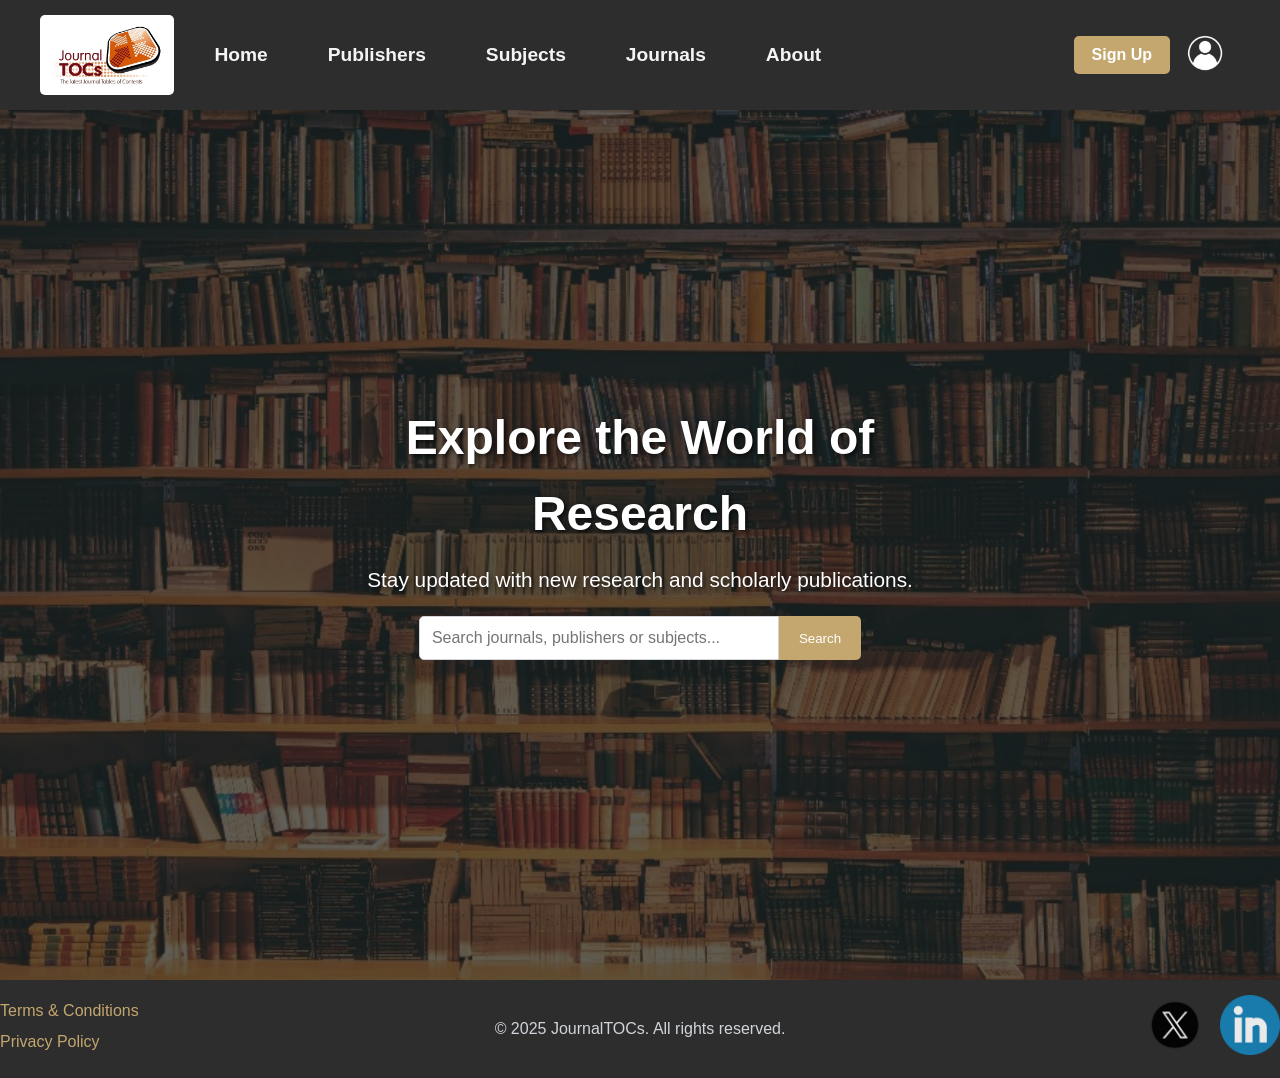
<file: index.html>
<!DOCTYPE html>
<html lang="en">
<head>
    <meta charset="UTF-8">
    <meta name="viewport" content="width=device-width, initial-scale=1.0">
    <title>JournalTOCs</title>
    <link rel="stylesheet" href="style.css">
    <script src="script.js" defer></script>
    <link rel="shortcut icon" href="images/favicon.ico" type="image/x-icon" />

</head>
<body>
    <header>    
        <div class="nav-container">
            <img src="images/logo.png" alt="JournalTOCs Logo">
            <nav> 
                <ul class="nav-links">
                    <li><a href="index.html">Home</a></li>
                    <li><a href="Publishers_p1.html">Publishers</a></li>
                    <li><a href="Subjects_p1.html">Subjects</a></li>
                    <li><a href="Journals_p1.html">Journals</a></li>
                    <li><a href="about.html">About</a></li>
                </ul>
                <div class="hamburger" onclick="toggleNav()">
                    <div class="line"></div>
                    <div class="line"></div>
                    <div class="line"></div>
                </div>
            </nav>
        </div>
        <div class="auth-buttons">
            <button class="signup-btn" onclick="window.location.href='signup.html'">Sign Up</button>
        </div>
        <div class="profile-icon">
            <img src="images/profile-icon.png" alt="Profile" onclick="window.location.href='login.html'" style="cursor:pointer;">
        </div>
    </header>

    <section class="hero">
        <div class="hero-content">
            <h1>Explore the World of Research</h1>
            <p>Stay updated with new research and scholarly publications.</p>
            <form class="search-box" action="search.html" method="GET">
                <input type="text" name="query" placeholder="Search journals, publishers or subjects...">
                <button class="search-btn" type="submit">Search</button>
            </form>
        </div>
    </section>

    <main id="content"></main>

    <footer>
        <div class="footer-container">
            <div class="footer-left">
                <a href="#">Terms & Conditions</a>
                <a href="#">Privacy Policy</a>
            </div>
            <div class="footer-right">
                <a href="#"><img src="images/twitter-icon.jpeg" alt="Twitter"></a>
                <a href="#"><img src="images/linkedin-icon.png" alt="LinkedIn"></a>
            </div>
            <div class="footer-center">
                <p>© 2025 JournalTOCs. All rights reserved.</p>
            </div>
        </div>
    </footer>
</body>
</html>
</file>
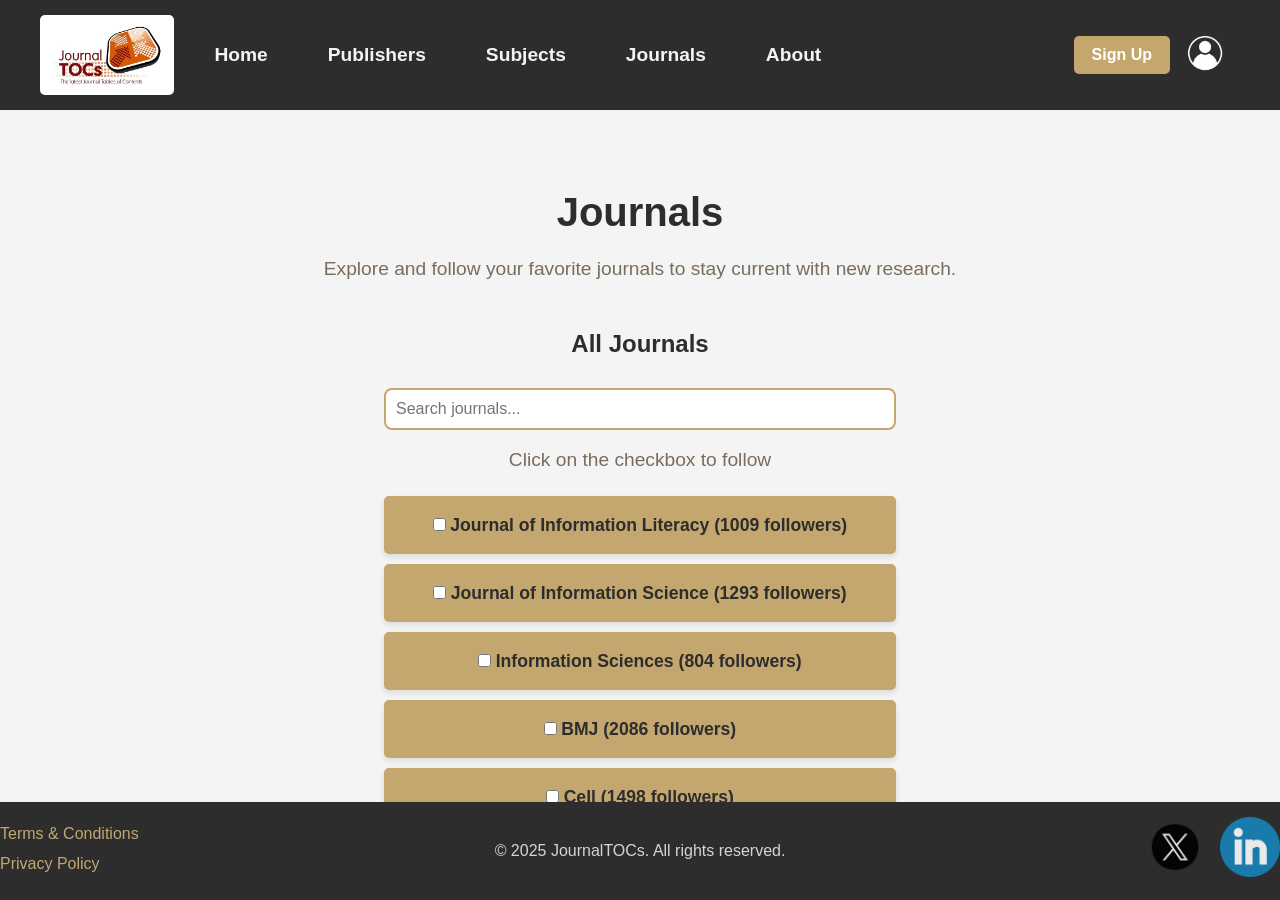
<file: Journals_p1.html>
<!DOCTYPE html>
<html lang="en">
<head>
  <meta charset="UTF-8" />
  <title>Journals</title>
  <script src="script.js" defer></script>
  <link rel="stylesheet" href="style.css">
  <link rel="shortcut icon" href="images/favicon.ico" type="image/x-icon" />

  <!--START OF INTERNAL CSS-->
  <style>
    * {
      margin: 0;
      padding: 0;
      box-sizing: border-box;
      font-family: 'Poppins', sans-serif;
    }
    html, body {
      height: 100%;
      display: flex;
      flex-direction: column;
    }
    body {
      background-color: #F4F4F4; 
      color: #333333; 
      line-height: 1.6;
      min-height: 100vh;
    }

    /* ====== Header (Same as Homepage) ====== */
    header {
      background-color: #2D2D2D; 
      padding: 15px 40px;
      display: flex;
      justify-content: space-between;
      align-items: center;
      color: white;
      position: fixed;
      width: 100%;
      top: 0;
      z-index: 1000;
      overflow: visible;
    }
    .container {
      display: flex;
      align-items: center;
      height: 100%;
    }
    .nav-container {
      display: flex;
      align-items: center;
      flex-grow: 1;
    }
    .logo {
      height: 80px;  
      width: auto;
      object-fit: contain;
      background-color: white;
      padding: 3px;
      border-radius: 5px;
    }
 
    /* ====== Authentication Buttons ====== */
    .auth-buttons {
      display: flex;
      align-items: center;
      gap: 20px;
      margin-left: auto;
    }
    .signup-btn {
      padding: 10px 18px;
      font-size: 1rem;
      border-radius: 5px;
      text-decoration: none;
      font-weight: bold;
      transition: background 0.3s ease;
      display: flex;
      align-items: center;
      justify-content: center;
      background-color: #C4A76F; 
      color: white; 
      border: none;
      cursor: pointer;
    }
    .signup-btn:hover {
      background-color: #7A6C5D; 
    }

    /* ====== Profile Icon ====== */
    .profile-icon img {
      width: 40px !important;
      height: 40px !important;
      object-fit: cover !important;
      max-height: 100% !important;
      margin: 15px !important;
      padding: 0 !important;
    }

    /* ====== Search Bar ====== */
    input[type="search"] {
      width: 80%; 
      padding: 10px; 
      font-size: 1rem; 
      border: 2px solid #C4A76F; 
      border-radius: 8px; 
      margin-top: 15px;
      margin-bottom: 15px;
    }

    /* ====== Main Content (Scrollable) ====== */
    .content {
      flex: 1;
      overflow-y: auto; 
      padding-bottom: 100px;
      padding-top: 80px; 
    }

  
  
    /* ====== Journals Section ====== */
    .journals {
      text-align: center;
      margin: 40px auto;
      width: 80%;
    }
    .journals h1 {
      color: #2D2D2D; 
      font-size: 2.5rem;
      margin-bottom: 10px;
    } 
    .journals h2 {
      color: #2D2D2D; 
      font-size: 1.5rem;
      margin-bottom: 10px;
    }
    .journals p {
      font-size: 1.2rem;
      color: #7a6c5d;
    }
    .journals ul {
      list-style: none;
      padding: 0;
      margin: 20px auto;
      width: 80%;
    }
    .journals ul li {
      background-color: #C4A76F;
      padding: 15px;
      margin: 10px 0;
      border-radius: 5px;
      box-shadow: 0 3px 6px rgba(0, 0, 0, 0.1);
      transition: transform 0.2s ease-in-out;
    }
    .journals ul li:hover {
      transform: translateY(-3px);
    }
    .journals ul li a {
      text-decoration: none;
      font-size: 1.1rem;
      color: #2D2D2D;
      font-weight: bold;
    }
    .journals ul li a:hover {
      color: white; 
      text-decoration: underline;
    }

    /* ====== Pagination Navigation ====== */
    .pages {
      text-align: center;
      margin: 20px 0;
    }
    .pages a {
      text-decoration: none;
      padding: 10px 15px;
      margin: 5px;
      color: white;
      background-color: #2D2D2D; 
      border-radius: 5px;
      display: inline-block;
      font-weight: bold;
    }
    .pages a:hover {
      background-color: #C4A76F; 
    }

    main {
        max-width: 800px;
        margin: 100px auto ;
        text-align: center;
        padding-top: 0px;
        padding-bottom: 150px;
    }


    main h1 {
    font-size: 2.5rem; 
    font-weight: bold;
    margin-bottom: 20px;
}

    /* ====== Footer (Same as Homepage) ====== */
    footer {
      background-color: #2D2D2D; 
      color: #D1D5DB; 
      padding: 15px 0;
      width: 100%;
      position: fixed; 
      bottom: 0;
      left: 0;
      font-size: 1rem;
      display: flex;
      justify-content: space-between;
      align-items: center;
    }
    .footer-container {
      display: flex;
      justify-content: space-between;
      align-items: center;
      max-width: 1300px; 
      margin: 0 auto;
      width: 100%;
    }
    .footer-left {
      text-align: left;
      display: flex;
      flex-direction: column;
    }
    .footer-left a {
      color: #C4A76F; 
      text-decoration: none;
      font-size: 1rem;
      margin-bottom: 5px;
    }
    .footer-left a:hover {
      text-decoration: underline;
    }
    .footer-center {
      text-align: center;
      flex-grow: 1; 
      font-size: 1.0rem;
      position: absolute;
      left: 50%;
      transform: translateX(-50%);
    }
    .footer-right {
      margin-left: auto; 
      display: flex;
      justify-content: flex-end;
      align-items: center;
      gap: 15px;
    }
    .footer-right a img {
      width: 60px;  
      height: 60px;
      opacity: 0.9;
      transition: opacity 0.3s ease;
    }
    .footer-right a img:hover {
      opacity: 1;
    }
    @media (max-width: 768px) {
      .footer-container {
        flex-direction: column;
        text-align: center;
      }
      .footer-left {
        align-items: center;
      }
      .footer-left a {
        margin-bottom: 3px;
      }
      .footer-center {
        order: -1; 
        position: static;
        transform: none;
        padding-bottom: 10px;
      }
      .footer-right {
        padding-top: 10px;
        justify-content: center; 
        margin-left: 0;
      }
    }
  </style>
  <!--END OF INTERNAL CSS-->
</head>

<body>
  <!-- Header -->
  <header>    
    <div class="nav-container">
        <img src="images/logo.png" alt="JournalTOCs Logo">
        <nav> 
            <ul class="nav-links">
                <li><a href="index.html">Home</a></li>
                <li><a href="Publishers_p1.html">Publishers</a></li>
                <li><a href="Subjects_p1.html">Subjects</a></li>
                <li><a href="Journals_p1.html">Journals</a></li>
                <li><a href="about.html">About</a></li>
            </ul>
            <div class="hamburger" onclick="toggleNav()">
                <div class="line"></div>
                <div class="line"></div>
                <div class="line"></div>
            </div>
        </nav>
    </div>
    <div class="auth-buttons">
        <button class="signup-btn" onclick="window.location.href='signup.html'">Sign Up</button>
    </div>
    <div class="profile-icon">
        <img src="images/profile-icon.png" alt="Profile" onclick="window.location.href='login.html'" style="cursor:pointer;">
    </div>
</header>

  <div class="content">

    <main>
      <section class="journals">
        <h1>Journals</h1>
        <p>Explore and follow your favorite journals to stay current with new research.</p>
      </section>
      
      <section class="journals">
        <h2>All Journals</h2>
        
        <!-- Search Input for filtering -->
        <input 
          type="search" 
          id="journalSearch" 
          placeholder="Search journals..." 
          aria-label="Search journals by name"
        />
      
        <p>Click on the checkbox to follow</p>
        <ul id="journalList">
          <li>
            <label>
              <input type="checkbox" />
              <a href="#">Journal of Information Literacy (1009 followers)</a>
            </label>
          </li>
          <li>
            <label>
              <input type="checkbox" />
              <a href="#">Journal of Information Science (1293 followers)</a>
            </label>
          </li>
          <li>
            <label>
              <input type="checkbox" />
              <a href="#">Information Sciences (804 followers)</a>
            </label>
          </li>
          <li>
            <label>
              <input type="checkbox" />
              <a href="#">BMJ (2086 followers)</a>
            </label>
          </li>
          <li>
            <label>
              <input type="checkbox" />
              <a href="#">Cell (1498 followers)</a>
            </label>
          </li>
        </ul>
        
        <nav class="pages">
          <a href="Journals_p1.html">Page 1</a>
          <a href="#">Page 2</a>
          <a href="#">Page 3...</a>
        </nav>
      </section>
      
      <section class="most followed journals">
        <h2>Most Followed Journals</h2>
        <p>Discover the top journals that researchers follow the most.</p>
        <ul>
          <li><a href="#">Nature (5853 followers)</a></li>
          <li><a href="#">Science (5316 followers)</a></li>
          <li><a href="#">The New England Journal of Medicine (3421 followers)</a></li>
          <li><a href="#">The Lancet (3129 followers)</a></li>
          <li><a href="#">JAMA (2506 followers)</a></li>
        </ul>
      </section>
    </main>

  </div>
  
  <!-- Main Content -->
 

  <footer>
    <div class="footer-container">
      <div class="footer-left">
        <a href="#">Terms & Conditions</a>
        <a href="#">Privacy Policy</a>
      </div>
      
      <div class="footer-right">
        <a href="#"><img src="images/twitter-icon.jpeg" alt="Twitter"></a> 
        <a href="#"><img src="images/linkedin-icon.png" alt="LinkedIn"></a> 
      </div>
  
      <div class="footer-center">
        <p>© 2025 JournalTOCs. All rights reserved.</p>
      </div>
    </div>
  
    <!-- JavaScript for Search -->
    <script>
      // Get references to the elements on the page
      const searchInput = document.getElementById('journalSearch');
      const journalList = document.getElementById('journalList');
      const listItems = journalList.getElementsByTagName('li');

      searchInput.addEventListener('keyup', () => {
        const filter = searchInput.value.toUpperCase();
        // Loop through all <li> elements in the list:
        for (let i = 0; i < listItems.length; i++) {
          const textValue = listItems[i].textContent || listItems[i].innerText;
          // Check if the user's typed text is found:
          if (textValue.toUpperCase().indexOf(filter) > -1) {
            listItems[i].style.display = '';
          } else {
            listItems[i].style.display = 'none';
          }
        }
      });
    </script>
  </footer>
</body>
</html>
</file>
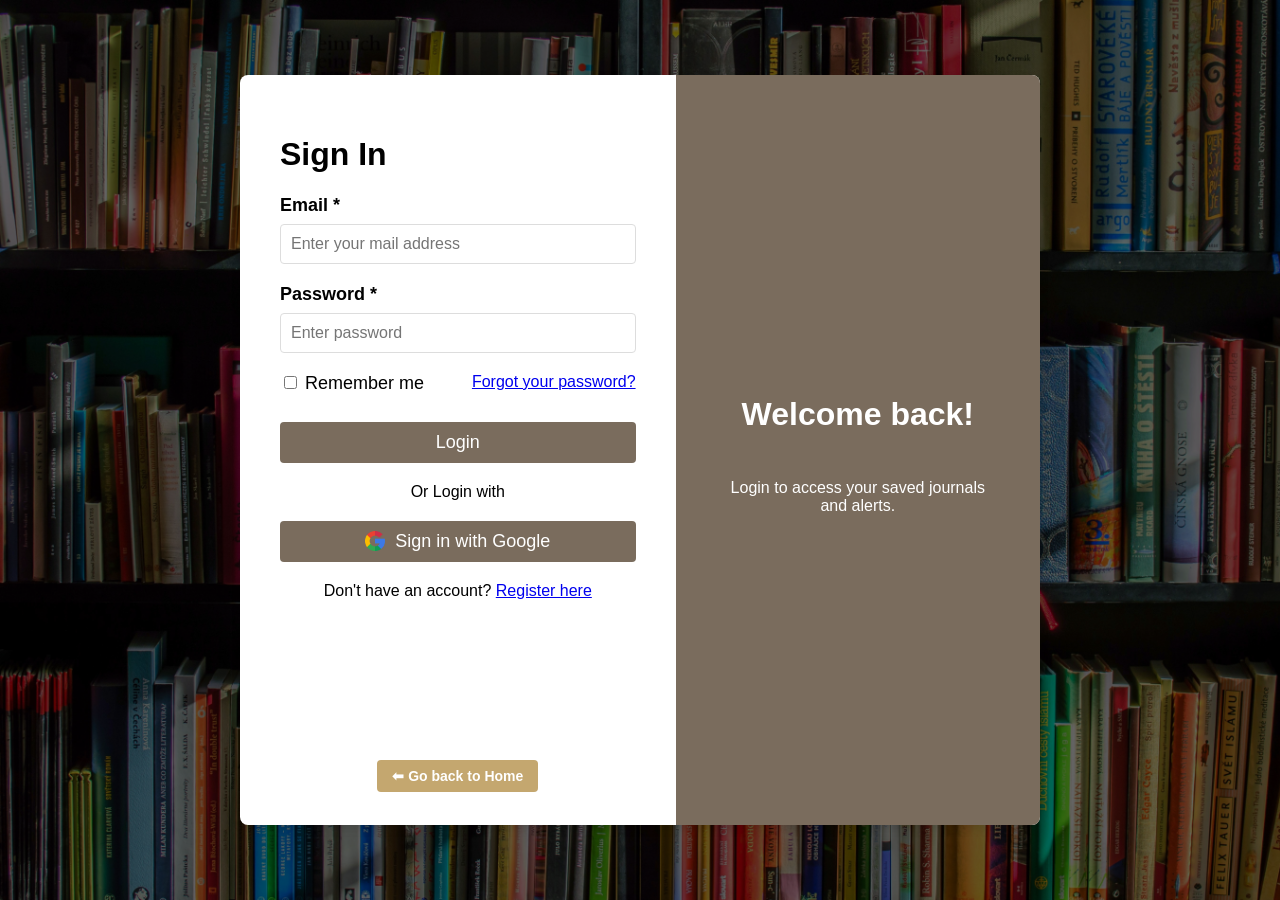
<file: login.html>
<!DOCTYPE html>
<html lang="en">
<head>
    <meta charset="UTF-8">
    <meta name="viewport" content="width=device-width, initial-scale=1.0">
    <title>Login Page</title>
    <script src="script.js" defer></script>
    <link rel="shortcut icon" href="images/favicon.ico" type="image/x-icon" />

    <!--START OF INTERNAL CSS-->
    <style>
        body {
            font-family: sans-serif;
            margin: 0;
            display: flex;
            justify-content: center;
            align-items: center;
            min-height: 100vh;
            background-image: url('images/background-image.jpg'); /* Replace with your image path */
            background-size: cover;
            background-position: center;
            background-repeat: no-repeat;
        }

        body::before {
            content: "";
            position: absolute;
            top: 0;
            left: 0;
            width: 100%;
            height: 100%;
            background-color: rgba(0, 0, 0, 0.6); /* Adjust opacity as needed */
            z-index: -1;
        }

        .login-container {
            background-color: white;
            border-radius: 8px;
            box-shadow: 0 4px 8px rgba(0, 0, 0, 0.1);
            display: flex;
            width: 800px; /* Adjust as needed */
            max-width: 90%;
            height: 750px; ;
        }

        .login-form {
            padding: 40px;
            width: 50%;
        }

        .login-form h2 {
            margin-top: 0;
            margin-bottom: 20px;
            font-size: 28px;
        }

        .login-form p {
            margin-bottom: 30px;
            font-size: 14px;
            color: #666;
        }

        .login-form label {
            display: block;
            margin-bottom: 8px;
            font-weight: bold;
            font-size: 18px;
        }

        .login-form input[type="email"],
        .login-form input[type="password"] {
            width: calc(100% - 22px);
            padding: 10px;
            margin-bottom: 20px;
            border: 1px solid #ddd;
            border-radius: 4px;
            font-size: 16px;
        }

        .login-form .remember-forgot {
            display: flex;
            justify-content: space-between;
            margin-bottom: 20px;
        }

        .login-form .remember-forgot label {
            font-weight: normal;
        }

        .login-form button {
            background-color: #7A6C5D; 
            color: white;
            padding: 10px 20px;
            border: none;
            border-radius: 4px;
            cursor: pointer;
            width: 100%;
            margin-bottom: 20px;
            font-size: 18px; 
        }
        .login-form button:hover {
    background-color:#C4A76F ; }

        .login-form .or-login {
            text-align: center;
            margin-bottom: 20px;
        }

        .google-login {
            background-color: white;
            border: 1px solid #ddd;
            padding: 10px 20px;
            border-radius: 4px;
            cursor: pointer;
            width: 100%;
            display: flex;
            align-items: center;
            justify-content: center;
            margin-bottom: 20px;
        }
        .google-login:hover {
    background-color:#C4A76F ; 
}
         .google-login img {
            margin-right: 10px;
            height: 20px;
        }

        .login-form .register-link {
            text-align: center;
            font-size: 16px;
        }
.go-back-home {
    text-align: center;
    margin-top: 160px; /* Spacing after the form */
}

.go-back-home a {
    display: inline-block;
    text-decoration: none;
    background-color: #C4A76F; /* Match your theme color */
    color: white;
    padding: 8px 15px;
    border-radius: 4px;
    font-size: 14px;
    font-weight: bold;
    transition: background 0.3s ease;
}

.go-back-home a:hover {
    background-color: #7A6C5D; /* Darker shade on hover */
}
        .design-section {
            width: 50%;
            background-color: #7A6C5D; 
            border-radius: 0 8px 8px 0;
            padding: 40px;
            box-sizing: border-box;
            color: white;
            display: flex;
            flex-direction: column;
            align-items: center;
            justify-content: center;
            text-align: center; /* Centers the text */          
}
.design-section h2 {
    font-size: 2em;
    margin-bottom: 30px;
    color: white;
  }

        /* Add your design elements here using absolute positioning, shapes, etc. */
        .design-section::before, .design-section::after {
            content: '';
            position: absolute;
            /* Add your shapes and styling here */
        }
    </style>
<!--END OF INTERNAL CSS-->

</head>
<body>

    <div class="login-container">

        <div class="login-form">
            <h1>Sign In</h1>

            <form>
                <label for="email">Email *</label>
                <input type="email" id="email" name="email" placeholder="Enter your mail address">

                <label for="password">Password *</label>
                <input type="password" id="password" name="password" placeholder="Enter password">

                <div class="remember-forgot">
                    <label><input type="checkbox" name="remember"> Remember me</label>
                    <a href="#">Forgot your password?</a>
                </div>

                <button type="submit">Login</button>

                <div class="or-login">Or Login with</div>

                <button class="google-login">
                    <img src="images/google-logo.png" alt="Google Logo">
                    <span>Sign in with Google</span>
                </button>

                <div class="register-link">Don't have an account? <a href="signup.html">Register here</a></div>
                <div class="go-back-home">
                    <a href="index.html">⬅ Go back to Home</a>
                </div>
                
            </form>
        </div>
        <div class="design-section">
            <h2>Welcome back!</h2>
            <p>Login to access your saved journals and alerts.</p>
        </div>
    </div>
</body>
</html>
</file>
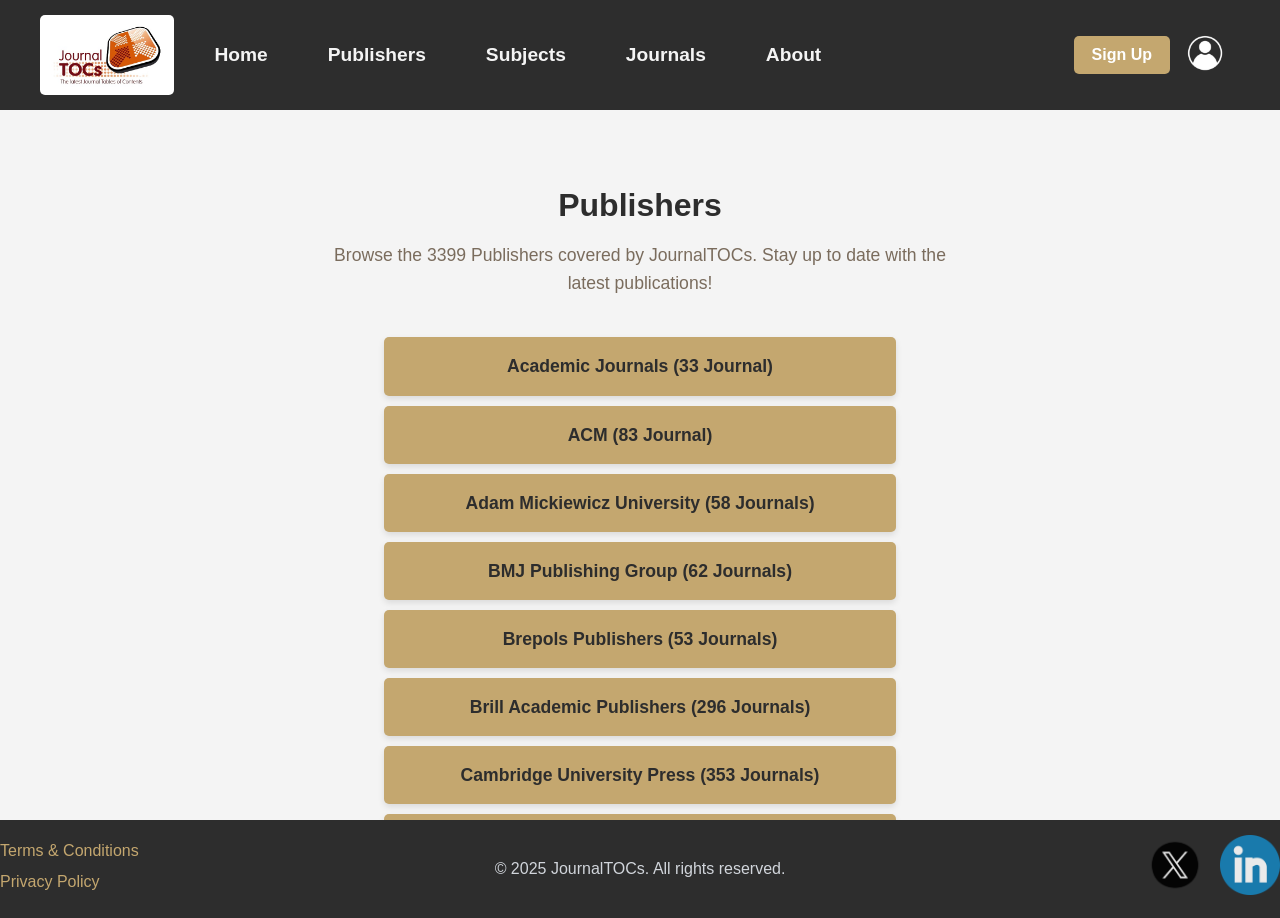
<file: Publishers_p1.html>
<!DOCTYPE html>
<html lang="en">
<head>
  <meta charset="UTF-8" />
  <title>Publishers</title>
<link rel="shortcut icon" href="images/favicon.ico" type="image/x-icon" />

<script src="script.js" defer></script>
<link rel="stylesheet" href="style.css">

<!--START OF INTERNAL CSS-->
  <style>
*{
    margin: 0;
    padding: 0;
    box-sizing: border-box;
    font-family: 'Poppins', sans-serif;
}
html, body {
    height: 100%;
    margin: 0;
    padding: 0;
    display: flex;
    flex-direction: column; }
body {
    background-color: #F4F4F4; 
    color: #333333; 
    line-height: 1.6;
    height: 100vh;
    display: flex;
    flex-direction: column;
}

/* ====== Header (Same as Homepage) ====== */
header {
    background-color: #2D2D2D; 
    padding: 15px 40px;
    display: flex;
    justify-content: space-between;
    color: white;
    position: fixed;
    width: 100%;
    top: 0;
    z-index: 1000;
   
}
.container {
    display: flex;
    align-items: center;
    height: 100%;}

.nav-container {
    display: flex;
    align-items: center;
    flex-grow: 1;
}

main {
        max-width: 800px;
        margin: 100px auto ;
        text-align: center;
        padding-top: 0px;
        padding-bottom: 150px;
    }


    main h1 {
    font-size: 2.5rem; 
    font-weight: bold;
    margin-bottom: 20px;
}

.logo{
    height: 80px;  
    width: auto;
    object-fit: contain;
    background-color: white;
    padding: 3px;
    border-radius: 5px;
}

nav {
    margin-left: 20px;
}

nav ul {
    list-style: none;
    display: flex;
    gap: 20px;
    margin: 0;
    padding: 0;
}
nav ul li {
    margin: 0 20px;
}
nav ul li a {
    text-decoration: none;
    color: #F4F4F4;
    font-size: 1.2rem;
    font-weight: bold;
    transition: color 0.3s ease;
}

nav ul li a:hover {
    color: #C4A76F; 
}
/* ====== Authentication Buttons ====== */
.auth-buttons {
            display: flex;
            align-items: center;
            gap: 20px;
            margin-left: auto;
        }

        .signup-btn {
            padding: 10px 18px;
            font-size: 1rem;
            border-radius: 5px;
            text-decoration: none;
            font-weight: bold;
            transition: background 0.3s ease;
            display: flex;
            align-items: center;
            justify-content: center;
            background-color: #C4A76F; 
            color: white; 
            border: none;
            cursor: pointer;  
        }

        .signup-btn:hover {
            background-color: #7A6C5D; 
        }


/* Profile Icon */
.profile-icon img {
    width: 40px !important;
    height: 40px !important;
    object-fit: cover !important;
    max-height: 100% !important;
    margin: 15px !important;
    padding: 0 !important;
}
/* ====== Main Content (Scrollable) ====== */
.content {
    flex: 1;
    overflow-y: auto; 
    padding-top: 80px;
    padding-bottom: 80px;
    min-height: calc(100vh - 80px)
}



/* ====== Publishers Section ====== */
.publishers {
    text-align: center;
    margin: 40px auto;
    width: 80%;
}

.publishers h1, .publishers h2 {
    color: #2D2D2D; 
    font-size: 2rem;
    margin-bottom: 10px;
}

.publishers p {
    font-size: 1.1rem;
    color: #7a6c5d;;
}

/* ====== Publishers List ====== */
.publishers ul {
    list-style: none;
    padding: 0;
    margin: 20px auto;
    width: 80%;
}

.publishers ul li {
    background-color : #C4A76F;
    padding: 15px;
    margin: 10px 0;
    border-radius: 5px;
    box-shadow: 0 3px 6px rgba(0, 0, 0, 0.1);
    transition: transform 0.2s ease-in-out;
}

.publishers ul li:hover {
    transform: translateY(-3px);
}

.publishers ul li a {
    text-decoration: none;
    font-size: 1.1rem;
    color: #2D2D2D;
    font-weight: bold;
}

.publishers ul li a:hover {
    color: white; 
    text-decoration: underline;
}

/* ====== Pagination Navigation ====== */
.pages {
    text-align: center;
    margin: 20px 0;
}

.pages a {
    text-decoration: none;
    padding: 10px 15px;
    margin: 5px;
    color: white;
    background-color: #2D2D2D; 
    border-radius: 5px;
    display: inline-block;
    font-weight: bold;
}

.pages a:hover {
    background-color: #C4A76F; 
}

/* ====== Footer (Same as Homepage) ====== */
footer {
    background-color: #2D2D2D; 
    color: #D1D5DB; 
    padding: 15px 0;
    width: 100%; 
    position: relative;
    bottom: 0;
    left: 0;
    font-size: 1rem;
    display: flex;
    justify-content: space-between;
    align-items: center;
    
}

/* Footer container layout */
.footer-container {
    display: flex;
    justify-content: space-between;
    align-items: center;
    max-width: 1300px; 
    margin: 0 auto;
    width: 100%;
}

/* Left-aligned Terms & Privacy */
.footer-left {
    text-align: left;
    display: flex;
    flex-direction: column;
}

/* Terms and Privacy Policy */
.footer-left a {
    color: #C4A76F; 
    text-decoration: none;
    font-size: 1rem;
    margin-bottom: 5px;
}

.footer-left a:hover {
    text-decoration: underline;
}

/* Centered Copyright */
.footer-center {
    text-align: center;
    flex-grow: 1; 
    font-size: 1.0rem;
    position: absolute;
    left: 50%;
    transform: translateX(-50%);
}

/* Right-aligned Social Media Icons */
.footer-right {
    margin-left: auto; 
    display: flex;
    justify-content: flex-end;
    align-items: center;
    gap: 15px;
}

/* Bigger Social Media Icons */
.footer-right a img {
    width: 60px;  
    height: 60px;
    opacity: 0.9;
    transition: opacity 0.3s ease;
}

.footer-right a img:hover {
    opacity: 1;
}

/* Responsive Design for Smaller Screens */
@media (max-width: 768px) {
    .footer-container {
        flex-direction: column;
        text-align: center;
    }

    .footer-left {
        align-items: center;
    }

    .footer-left a {
        margin-bottom: 3px;
    }

    .footer-center {
        order: -1; 
        position: static;
        transform: none;
        padding-bottom: 10px;
    }

    .footer-right {
        padding-top: 10px;
        justify-content: center; 
        margin-left: 0;
    }
}
  </style>
<!--END OF INTERNAL CSS-->

</head>

<body>

    <header>    
        <div class="nav-container">
            <img src="images/logo.png" alt="JournalTOCs Logo">
            <nav> 
                <ul class="nav-links">
                    <li><a href="index.html">Home</a></li>
                    <li><a href="Publishers_p1.html">Publishers</a></li>
                    <li><a href="Subjects_p1.html">Subjects</a></li>
                    <li><a href="Journals_p1.html">Journals</a></li>
                    <li><a href="about.html">About</a></li>
                </ul>
                <div class="hamburger" onclick="toggleNav()">
                    <div class="line"></div>
                    <div class="line"></div>
                    <div class="line"></div>
                </div>
            </nav>
        </div>
        <div class="auth-buttons">
            <button class="signup-btn" onclick="window.location.href='signup.html'">Sign Up</button>
        </div>
        <div class="profile-icon">
            <img src="images/profile-icon.png" alt="Profile" onclick="window.location.href='login.html'" style="cursor:pointer;">
        </div>
    </header>

  
  <div class="content">

  <main>
    <section class="publishers">
      <h1>Publishers</h1>
      <p>Browse the 3399 Publishers covered by JournalTOCs. Stay up to date with the latest publications!</p>
    </section>


    <section class="publishers">
      <ul>
        <li><a href="#">Academic Journals (33 Journal)</a></li>
        <li><a href="#">ACM (83 Journal)</a></li>
        <li><a href="#">Adam Mickiewicz University (58 Journals)</a></li>
        <li><a href="#">BMJ Publishing Group (62 Journals)</a></li>
        <li><a href="#">Brepols Publishers (53 Journals)</a></li>
        <li><a href="#">Brill Academic Publishers (296 Journals)</a></li>
        <li><a href="#">Cambridge University Press (353 Journals)</a></li>
        <li><a href="#">CCSE (43 Journals)</a></li>
        <li><a href="#">Central American Journals Online (40 Journals)</a></li>
      </ul>
    
      <nav class="pages">
        <a href="Publishers_p1.html">Page 1</a>
        <a href="Publishers_p2.html">Page 2</a>
        <a href="#">Page 3...</a>
      </nav>
    </section>
    

    <section class="top publishers">
        <h2>Top Publishers</h2>
        <p>Check out some of our most popular or frequently updated publishers:</p>
        <ul>
          <li><a href="#">Emerald</a></li>
          <li><a href="#">Cambridge University Press</a></li>
          <li><a href="#">Brill Academic Publishers</a></li>
          <li><a href="#">DergiPark</a></li>
          <li><a href="#">Dove Medical Press</a></li>
        </ul>
      </section>
  </main>

</div>

<footer>
  <div class="footer-container">
      <div class="footer-left">
          <a href="#">Terms & Conditions</a>
          <a href="#">Privacy Policy</a>
      </div>
     
      <div class="footer-right">
          <a href="#"><img src="images/twitter-icon.jpeg" alt="Twitter"></a> 
          <a href="#"><img src="images/linkedin-icon.png" alt="LinkedIn"></a> 
      </div>

      <div class="footer-center">
          <p>© 2025 JournalTOCs. All rights reserved.</p>
      </div>
  </div>
</footer>
</body>
</html>
</file>
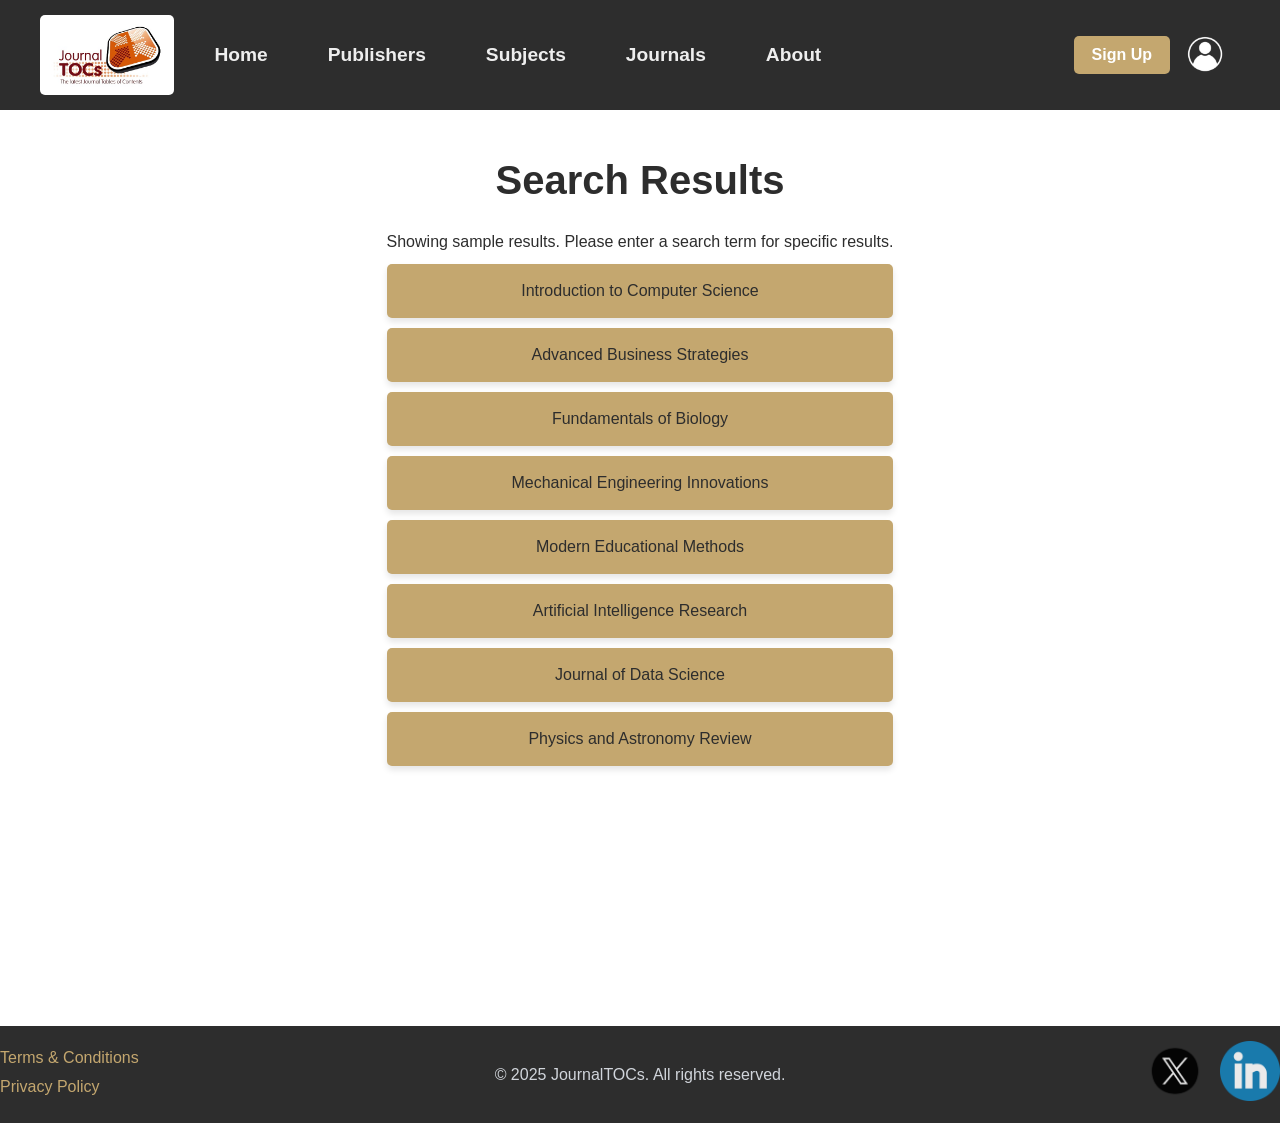
<file: search.html>
<!DOCTYPE html>
<html lang="en">
<head>
    <meta charset="UTF-8">
    <meta name="viewport" content="width=device-width, initial-scale=1.0">
    <title>Search Results - JournalTOCs</title>
    <link rel="stylesheet" href="style.css">
    <script src="script.js" defer></script>
    <link rel="shortcut icon" href="images/favicon.ico" type="image/x-icon" />

    <style>
    /* Global Styles */
    * {
        margin: 0;
        padding: 0;
        box-sizing: border-box;
        font-family: 'Poppins', sans-serif;
    }
    
    html, body {
    height: 100%;
    margin: 0;
    padding: 0;
    display: flex;
    flex-direction: column; }

    body {
        background-color: white;;
        color: #2D2D2D;
        line-height: 1.5;
        min-height: 100vh;
        display: flex;
        flex-direction: column;
    }

    /* ======= Header (Fixed & Styled) ======= */
    header {
        background-color: #2D2D2D;
        padding: 15px 40px;
        display: flex;
        justify-content: space-between;
        color: white;
        align-items: center;
        width: 100%;
        top: 0;
        z-index: 1000;
    }

    header .container {
    display: flex;
    justify-content: space-between;
    align-items: center;
    width: 100%;
    max-width: 1300px;
    margin: 0 auto;
}

    header .logo {
        height: 80px;
        width: auto;
        background-color: white;
        padding: 3px;
        border-radius: 5px;
    }
    .nav {
    flex-grow: 1;
    display: flex;
  
}
    nav ul {
        list-style: none;
        display: flex;
        gap: 20px;
    }

    nav ul li {
        margin: 0 20px;
    }

    nav ul li a {
        text-decoration: none;
        color: #eee;
        font-size: 1.2rem;
        font-weight: bold;
        transition: color 0.3s ease;
    }

    nav ul li a:hover {
        color: #C4A76F;
    }
/* ====== Authentication Buttons ====== */
.auth-buttons {
            display: flex;
            align-items: center;
            gap: 20px;
            margin-left: auto;
        }

        .signup-btn {
            padding: 10px 18px;
            font-size: 1rem;
            border-radius: 5px;
            text-decoration: none;
            font-weight: bold;
            transition: background 0.3s ease;
            display: flex;
            align-items: center;
            justify-content: center;
            background-color: #C4A76F; 
            color: white; 
            border: none;
            cursor: pointer;  
        }

        .signup-btn:hover {
            background-color: #7A6C5D; 
        }


/* Profile Icon */
.profile-icon img {
    width: 40px !important;
    height: 40px !important;
    object-fit: cover !important;
    max-height: 100% !important;
    margin: 15px !important;
    padding: 0 !important;
}
    /* ======= Main Content ======= */
    main {
        max-width: 800px;
        margin: 100px auto ;
        text-align: center;
        padding-top: 50px;
        padding-bottom: 150px;
    }


    main h1 {
    font-size: 2.5rem; 
    font-weight: bold;
    margin-bottom: 20px;
}
    
    #search-results {
        list-style: none;
        padding: 0;
    }

    #search-results li {
        background: #C4A76F;
        margin: 10px 0;
        padding: 15px;
        border-radius: 5px;
        box-shadow: 0px 4px 6px rgba(0, 0, 0, 0.1);
        transition: transform 0.3s ease, box-shadow 0.3s ease;
    }

    #search-results li:hover {
    transform: translateY(-5px);  
    box-shadow: 0px 6px 10px rgba(0, 0, 0, 0.2); 
    background: #7A6C5D; 
    cursor: pointer;
}

    /* ======= Footer (Consistent with Other Pages) ======= */
    footer {
    background-color: #2D2D2D; 
    color: #D1D5DB; 
    padding: 15px 0;
    width: 100%; 
    bottom: 0;
    left: 0;
    position: relative;
    font-size: 1rem;
    display: flex;
    justify-content: space-between;
    align-items: center;  
}

.footer-container {
    display: flex;
    justify-content: space-between;
    align-items: center;
    max-width: 1300px; 
    margin: 0 auto;
    width: 100%;
}

/* Left-aligned Terms & Privacy */
.footer-left {
    text-align: left;
    display: flex;
    flex-direction: column;
}

/* Terms and Privacy Policy */
.footer-left a {
    color: #C4A76F; 
    text-decoration: none;
    font-size: 1rem;
    margin-bottom: 5px;
}

.footer-left a:hover {
    text-decoration: underline;
}

/* Centered Copyright */
.footer-center {
    text-align: center;
    flex-grow: 1; 
    font-size: 1.0rem;
    position: absolute;
    left: 50%;
    transform: translateX(-50%);
}

/* Right-aligned Social Media Icons */
.footer-right {
    margin-left: auto; 
    display: flex;
    justify-content: flex-end;
    align-items: center;
    gap: 15px;
}

/* Bigger Social Media Icons */
.footer-right a img {
    width: 60px;  
    height: 60px;
    opacity: 0.9;
    transition: opacity 0.3s ease;
}

.footer-right a img:hover {
    opacity: 1;
}

    /* Responsive Design */
    @media (max-width: 768px) {
        .footer-container {
            flex-direction: column;
            text-align: center;
        }
}

    </style>
    <!--END OF INTERNAL CSS-->
        
</head>
<body>
    <header>    
        <div class="nav-container">
            <img src="images/logo.png" alt="JournalTOCs Logo">
            <nav> 
                <ul class="nav-links">
                    <li><a href="index.html">Home</a></li>
                    <li><a href="Publishers_p1.html">Publishers</a></li>
                    <li><a href="Subjects_p1.html">Subjects</a></li>
                    <li><a href="Journals_p1.html">Journals</a></li>
                    <li><a href="about.html">About</a></li>
                </ul>
                <div class="hamburger" onclick="toggleNav()">
                    <div class="line"></div>
                    <div class="line"></div>
                    <div class="line"></div>
                </div>
            </nav>
        </div>
        <div class="auth-buttons">
            <button class="signup-btn" onclick="window.location.href='signup.html'">Sign Up</button>
        </div>
        <div class="profile-icon">
            <img src="images/profile-icon.png" alt="Profile" onclick="window.location.href='login.html'" style="cursor:pointer;">
        </div>
    </header>

    <main>
        <h1>Search Results</h1>
        <ul id="search-results"></ul>
        
    </main>

    <footer>
        <div class="footer-container">
            <div class="footer-left">
                <a href="#">Terms & Conditions</a>
                <a href="#">Privacy Policy</a>
            </div>
           
            <div class="footer-right">
                <a href="#"><img src="images/twitter-icon.jpeg" alt="Twitter"></a> 
                <a href="#"><img src="images/linkedin-icon.png" alt="LinkedIn"></a> 
            </div>
      
            <div class="footer-center">
                <p>© 2025 JournalTOCs. All rights reserved.</p>
            </div>
        </div>
      </footer>

    <script>
            document.addEventListener("DOMContentLoaded", function () {
            // Get search query from URL
            const urlParams = new URLSearchParams(window.location.search);
            const query = urlParams.get("query") ? urlParams.get("query").toLowerCase() : "";
        
            // Dummy dataset to simulate search results
            const data = [
                "Introduction to Computer Science",
                "Advanced Business Strategies",
                "Fundamentals of Biology",
                "Mechanical Engineering Innovations",
                "Modern Educational Methods",
                "Artificial Intelligence Research",
                "Journal of Data Science",
                "Physics and Astronomy Review"
            ];
        
            const resultsContainer = document.getElementById("search-results");
            resultsContainer.innerHTML = "";
        
            // Display a message if no query is entered
            if (!query) {
                resultsContainer.innerHTML = "<p>Showing sample results. Please enter a search term for specific results.</p>";
            }
        
            // Filter and display matching results
            const filteredResults = data.filter(item => item.toLowerCase().includes(query));
        
            if (filteredResults.length > 0) {
                filteredResults.forEach(item => {
                    const li = document.createElement("li");
                    li.textContent = item;
                    resultsContainer.appendChild(li);
                });
            } else {
                resultsContainer.innerHTML += "<p>No results found for '" + query + "'. Showing sample results.</p>";
                data.slice(0, 5).forEach(item => {  // Show first 5 sample results
                    const li = document.createElement("li");
                    li.textContent = item;
                    resultsContainer.appendChild(li);
                });
            }
        });
    </script>     
</body>
</html>
</file>
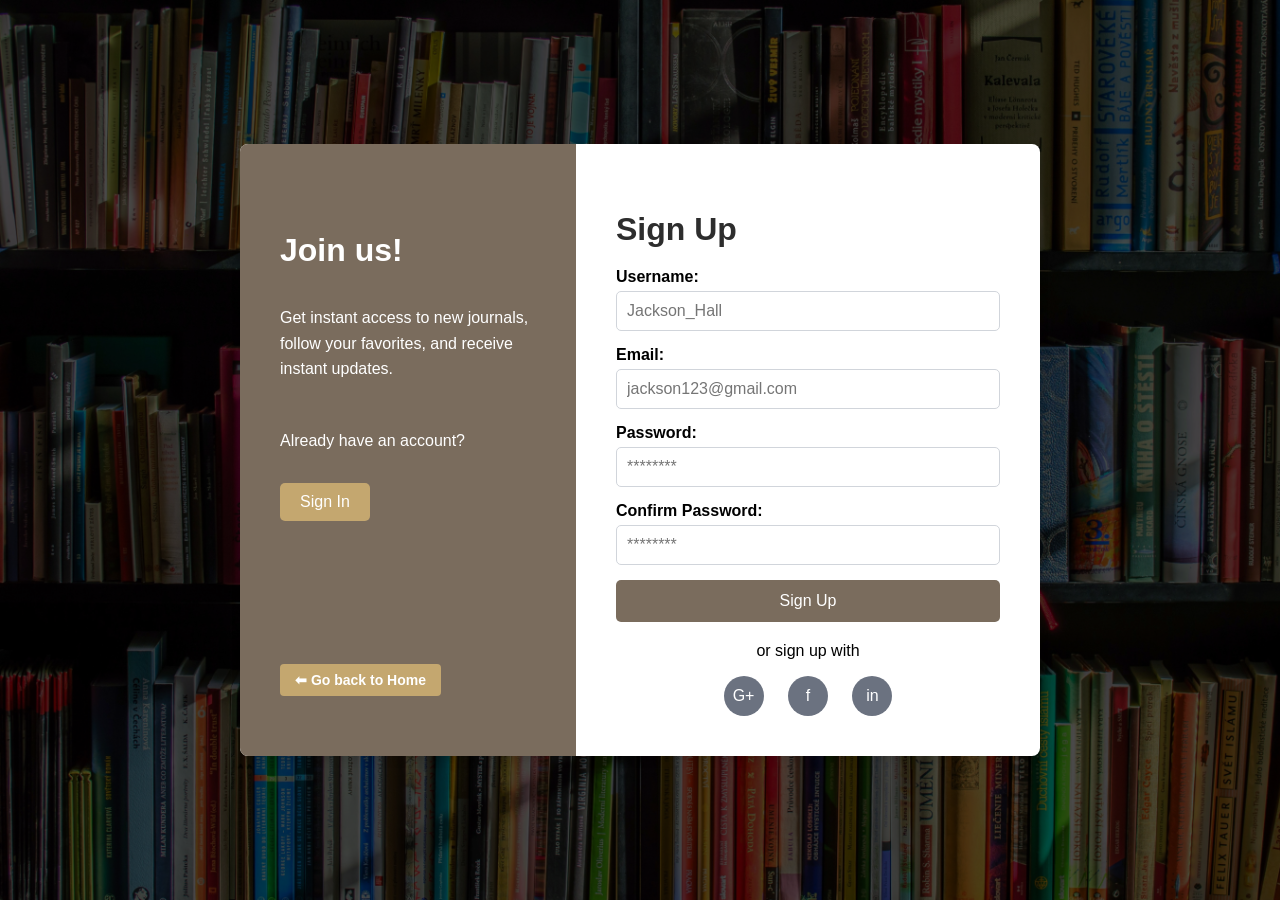
<file: signup.html>
<!DOCTYPE html>
<html lang="en">
<head>
  <meta charset="UTF-8">
  <meta name="viewport" content="width=device-width, initial-scale=1.0">
  <title>Signup Page</title>
  <link rel="shortcut icon" href="images/favicon.ico" type="image/x-icon" />
  <script src="script.js" defer></script>
  <style>
    body {
      font-family: sans-serif;
      margin: 0;
      padding: 0;
      background-color: #F4F4F4;
      display: flex;
      justify-content: center;
      align-items: center;
      min-height: 100vh;
      background-image: url('images/background-image.jpg');
      background-size: cover;
      background-position: center;
    }

    body::before {
      content: "";
      position: fixed;
      top: 0;
      left: 0;
      width: 100%;
      height: 100%;
      background-color: rgba(0, 0, 0, 0.7);
      z-index: -1;
    }

    .container {
      display: flex;
      width: 800px;
      background-color: white;
      box-shadow: 0 4px 8px rgba(0, 0, 0, 0.1);
      border-radius: 8px;
      overflow: hidden;
    }

    .left-section {
      width: 40%;
      background-color: #7A6C5D;
      color: white;
      padding: 40px;
      display: flex;
      flex-direction: column;
      justify-content: center;
      align-items: flex-start;
    }

    .left-section h1 {
      font-size: 2em;
      margin-bottom: 20px;
    }

    .left-section p {
      font-size: 1em;
      line-height: 1.6;
      margin-bottom: 30px;
    }

    .button-link {
      padding: 10px 20px;
      background-color: #C4A76F;
      color: white;
      text-decoration: none;
      border: none;
      border-radius: 5px;
      cursor: pointer;
      display: inline-block;
    }

    .button-link:hover {
      background-color: #6B7280;
    }

    .go-back-home {
      text-align: end;
      margin-top: 150px;
    }

    .go-back-home a {
      text-decoration: none;
      background-color: #C4A76F;
      color: white;
      padding: 8px 15px;
      border-radius: 4px;
      font-size: 14px;
      font-weight: bold;
      transition: background 0.3s ease;
    }

    .go-back-home a:hover {
      background-color: #7A6C5D;
    }

    .right-section {
      width: 60%;
      padding: 40px;
    }

    .right-section h2 {
      font-size: 2em;
      margin-bottom: 20px;
      color: #2D2D2D;
    }

    .right-section form {
      display: flex;
      flex-direction: column;
    }

    .right-section label {
      font-weight: bold;
      margin-bottom: 5px;
    }

    .right-section input {
      width: calc(100% - 22px);
      padding: 10px;
      margin-bottom: 15px;
      border: 1px solid #D1D5DB;
      border-radius: 5px;
      font-size: 1em;
      color: #333333;
    }

    .right-section button {
      width: 100%;
      padding: 12px;
      background-color: #7A6C5D;
      color: white;
      border: none;
      border-radius: 5px;
      font-size: 1em;
      cursor: pointer;
      transition: background 0.3s ease;
    }

    .right-section button:hover {
      background-color: #C4A76F;
    }

    .social-signup {
      margin-top: 20px;
      text-align: center;
    }

    .social-signup a {
      display: inline-block;
      margin: 0 10px;
      width: 40px;
      height: 40px;
      border-radius: 50%;
      background-color: #6B7280;
      text-decoration: none;
      line-height: 40px;
      text-align: center;
      color: white;
    }

    /* Responsive Design */
    @media (max-width: 768px) {
      .container {
        flex-direction: column;
        width: 90%;
      }

      .left-section, .right-section {
        width: 100%;
        text-align: center;
      }

      .left-section {
        align-items: center;
      }

      .go-back-home {
        text-align: center;
        margin-top: 30px;
      }
    }
  </style>
</head>
<body>

  <div class="container">
    <div class="left-section">
      <h1>Join us!</h1>
      <p>Get instant access to new journals, follow your favorites, and receive instant updates.</p>
      <p>Already have an account?</p>
      <a href="login.html" class="button-link">Sign In</a>
      <div class="go-back-home">
        <a href="index.html">⬅ Go back to Home</a>
      </div>
    </div>

    <!-- ===== Sign Up Form ===== -->
    <div class="right-section">
      <h2>Sign Up</h2>
      <form action="signup.php" method="POST">
        <label for="username">Username:</label>
        <input type="text" id="username" name="username" placeholder="Jackson_Hall" required>

        <label for="email">Email:</label>
        <input type="email" id="email" name="email" placeholder="jackson123@gmail.com" required>

        <label for="password">Password:</label>
        <input type="password" id="password" name="password" placeholder="********" required>

        <label for="confirm-password">Confirm Password:</label>
        <input type="password" id="confirm-password" name="confirm-password" placeholder="********" required>

        <button type="submit">Sign Up</button>
      </form>

      <div class="social-signup">
        <p>or sign up with</p>
        <a href="#">G+</a>
        <a href="#">f</a>
        <a href="#">in</a>
      </div>
    </div>
  </div>

</body>
</html>
</file>
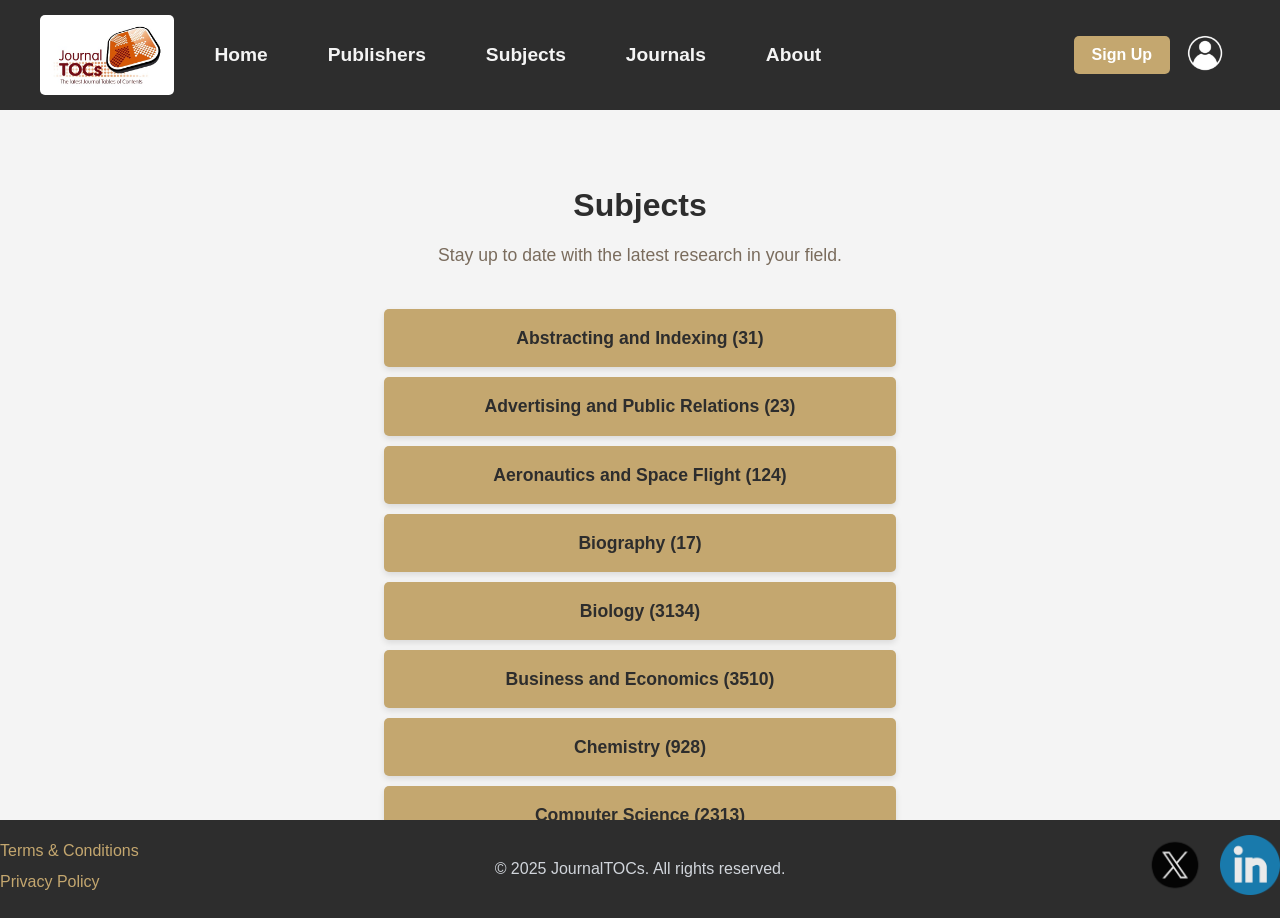
<file: Subjects_p1.html>
<!DOCTYPE html>
<html lang="en">
<head>
<meta charset="UTF-8" />
<title>Subjects</title>
<script src="script.js" defer></script>
<link rel="stylesheet" href="style.css">
<link rel="shortcut icon" href="images/favicon.ico" type="image/x-icon" />

<!--START OF INTERNAL CSS-->
<style>
  /* ====== Global Styles ====== */
* {
    margin: 0;
    padding: 0;
    box-sizing: border-box;
    font-family: 'Poppins', sans-serif;
}

html, body {
    height: 100%;
    margin: 0;
    padding: 0;
    display: flex;
    flex-direction: column;
}

body {
    background-color: #F4F4F4; 
    color: #333333; 
    line-height: 1.6;
    height: 100vh;
    display: flex;
    flex-direction: column;
}

/* ====== Header (Navigation) ====== */
header {
    background-color: #2D2D2D; 
    padding: 15px 40px;
    display: flex;
    justify-content: space-between;
    color: white;
    position: fixed;
    width: 100%;
    top: 0;
    z-index: 1000;
}

.container {
    display: flex;
    align-items: center;
    height: 100%;
}

main {
        max-width: 800px;
        margin: 100px auto ;
        text-align: center;
        padding-top: 0px;
        padding-bottom: 150px;
    }


    main h1 {
    font-size: 2.5rem; 
    font-weight: bold;
    margin-bottom: 20px;
}

.logo {
    height: 80px;
    width: auto;
    object-fit: contain;
    background-color: white;
    padding: 3px;
    border-radius: 5px;
}

nav {
    margin-left: 20px;
}

nav ul {
    list-style: none;
    display: flex;
    gap: 20px;
    margin: 0;
    padding: 0;
}

nav ul li {
    margin: 0 20px;
}

nav ul li a {
    text-decoration: none;
    color: #F4F4F4;
    font-size: 1.2rem;
    font-weight: bold;
    transition: color 0.3s ease;
}

nav ul li a:hover {
    color: #C4A76F; }

/* ====== Authentication Buttons ====== */
.auth-buttons {
            display: flex;
            align-items: center;
            gap: 20px;
            margin-left: auto;
        }

        .signup-btn {
            padding: 10px 18px;
            font-size: 1rem;
            border-radius: 5px;
            text-decoration: none;
            font-weight: bold;
            transition: background 0.3s ease;
            display: flex;
            align-items: center;
            justify-content: center;
            background-color: #C4A76F; 
            color: white; 
            border: none;
            cursor: pointer;  
        }

        .signup-btn:hover {
            background-color: #7A6C5D; 
        }


/* Profile Icon */
.profile-icon img {
    width: 40px !important;
    height: 40px !important;
    object-fit: cover !important;
    max-height: 100% !important;
    margin: 15px !important;
    padding: 0 !important;
}    
/* ====== Main Content (Scrollable) ====== */
.content {
    flex: 1;
    overflow-y: auto;
    padding-top: 80px;
    padding-bottom: 80px;
    min-height: calc(100vh - 80px);
}



/* ====== Subjects Section ====== */
.subjects {
    text-align: center;
    margin: 40px auto;
    width: 80%;
}

.subjects h1, .subjects h2 {
    color: #2D2D2D; 
    font-size: 2rem;
    margin-bottom: 10px;
}

.subjects p {
    font-size: 1.1rem;
    color: #7a6c5d;
}

/* ====== Subjects List ====== */
.subjects ul {
    list-style: none;
    padding: 0;
    margin: 20px auto;
    width: 80%;
}

.subjects ul li {
    background-color: #C4A76F; 
    padding: 15px;
    margin: 10px 0;
    border-radius: 5px;
    box-shadow: 0 3px 6px rgba(0, 0, 0, 0.1);
    transition: transform 0.2s ease-in-out;
}

.subjects ul li:hover {
    transform: translateY(-3px);
}

.subjects ul li a {
    text-decoration: none;
    font-size: 1.1rem;
    color: #2D2D2D;
    font-weight: bold;
}

.subjects ul li a:hover {
    color: white;
    text-decoration: underline;
}

/* ====== Pagination Navigation ====== */
.pages {
    text-align: center;
    margin: 20px 0;
}

.pages a {
    text-decoration: none;
    padding: 10px 15px;
    margin: 5px;
    color: white;
    background-color: #2D2D2D; 
    border-radius: 5px;
    display: inline-block;
    font-weight: bold;
}

.pages a:hover {
    background-color: #C4A76F; 
}


/* ====== Footer (Same as Homepage) ====== */
footer {
    background-color: #2D2D2D;
    color: #D1D5DB;
    padding: 15px 0;
    width: 100%;
    position: relative;
    bottom: 0;
    left: 0;
    font-size: 1rem;
    display: flex;
    justify-content: space-between;
    align-items: center;
}

/* Footer container layout */
.footer-container {
    display: flex;
    justify-content: space-between;
    align-items: center;
    max-width: 1300px;
    margin: 0 auto;
    width: 100%;
}

/* Left-aligned Terms & Privacy */
.footer-left {
    text-align: left;
    display: flex;
    flex-direction: column;
}

.footer-left a {
    color: #C4A76F;
    text-decoration: none;
    font-size: 1rem;
    margin-bottom: 5px;
}

.footer-left a:hover {
    text-decoration: underline;
}

/* Centered Copyright */
.footer-center {
    text-align: center;
    flex-grow: 1;
    font-size: 1rem;
    position: absolute;
    left: 50%;
    transform: translateX(-50%);
}

/* Right-aligned Social Media Icons */
.footer-right {
    margin-left: auto;
    display: flex;
    justify-content: flex-end;
    align-items: center;
    gap: 15px;
}

/* Social Media Icons */
.footer-right a img {
    width: 60px;
    height: 60px;
    opacity: 0.9;
    transition: opacity 0.3s ease;
}

.footer-right a img:hover {
    opacity: 1;
}

/* ====== Responsive Design for Smaller Screens ====== */
@media (max-width: 768px) {
    .footer-container {
        flex-direction: column;
        text-align: center;
    }

    .footer-left {
        align-items: center;
    }

    .footer-left a {
        margin-bottom: 3px;
    }

    .footer-center {
        order: -1;
        position: static;
        transform: none;
        padding-bottom: 10px;
    }

    .footer-right {
        padding-top: 10px;
        justify-content: center;
        margin-left: 0;
    }
}
</style>
<!--END OF INTERNAL CSS-->

</head>

<body>

    <header>    
        <div class="nav-container">
            <img src="images/logo.png" alt="JournalTOCs Logo">
            <nav> 
                <ul class="nav-links">
                    <li><a href="index.html">Home</a></li>
                    <li><a href="Publishers_p1.html">Publishers</a></li>
                    <li><a href="Subjects_p1.html">Subjects</a></li>
                    <li><a href="Journals_p1.html">Journals</a></li>
                    <li><a href="about.html">About</a></li>
                </ul>
                <div class="hamburger" onclick="toggleNav()">
                    <div class="line"></div>
                    <div class="line"></div>
                    <div class="line"></div>
                </div>
            </nav>
        </div>
        <div class="auth-buttons">
            <button class="signup-btn" onclick="window.location.href='signup.html'">Sign Up</button>
        </div>
        <div class="profile-icon">
            <img src="images/profile-icon.png" alt="Profile" onclick="window.location.href='login.html'" style="cursor:pointer;">
        </div>
    </header>


  <div class="content">

  <main>
    <section class="subjects">
      <h1>Subjects</h1>
      <p>Stay up to date with the latest research in your field.</p>
    </section>
    
    <section class="subjects">
      <ul>
        <li><a href="#">Abstracting and Indexing (31)</a></li>
        <li><a href="#">Advertising and Public Relations (23)</a></li>
        <li><a href="#">Aeronautics and Space Flight (124)</a></li>
        <li><a href="#">Biography (17)</a></li>
        <li><a href="#">Biology (3134)</a></li>
        <li><a href="#">Business and Economics (3510)</a></li>
        <li><a href="#">Chemistry (928)</a></li>
        <li><a href="#">Computer Science (2313)</a></li>
        <li><a href="#">Conservation (128)</a></li>
        <br>
      </ul>
   
      <nav class="pages">
        <a href="Subjects_p1.html">Page 1</a> 
        <a href="Subjects_p2.html">Page 2</a> 
        <a href="#">Page 3...</a>
      </nav>
    </section>

    <section class="top subjects">
        <h2>Top Subjects</h2>
        <p>Check out some of our most popular categories:</p>
        <ul>
          <li><a href="#">Computer Science</a></li>
          <li><a href="#">Business and Economics</a></li>
          <li><a href="#">Biology</a></li>
          <li><a href="#">Engineering</a></li>
          <li><a href="#">Education</a></li>
        </ul>
      </section>
  </main>

</div>
  
<footer>
  <div class="footer-container">
      <div class="footer-left">
          <a href="#">Terms & Conditions</a>
          <a href="#">Privacy Policy</a>
      </div>
     
      <div class="footer-right">
          <a href="#"><img src="images/twitter-icon.jpeg" alt="Twitter"></a> 
          <a href="#"><img src="images/linkedin-icon.png" alt="LinkedIn"></a> 
      </div>

      <div class="footer-center">
          <p>© 2025 JournalTOCs. All rights reserved.</p>
      </div>
  </div>
</footer>
</body>
</html>
</file>
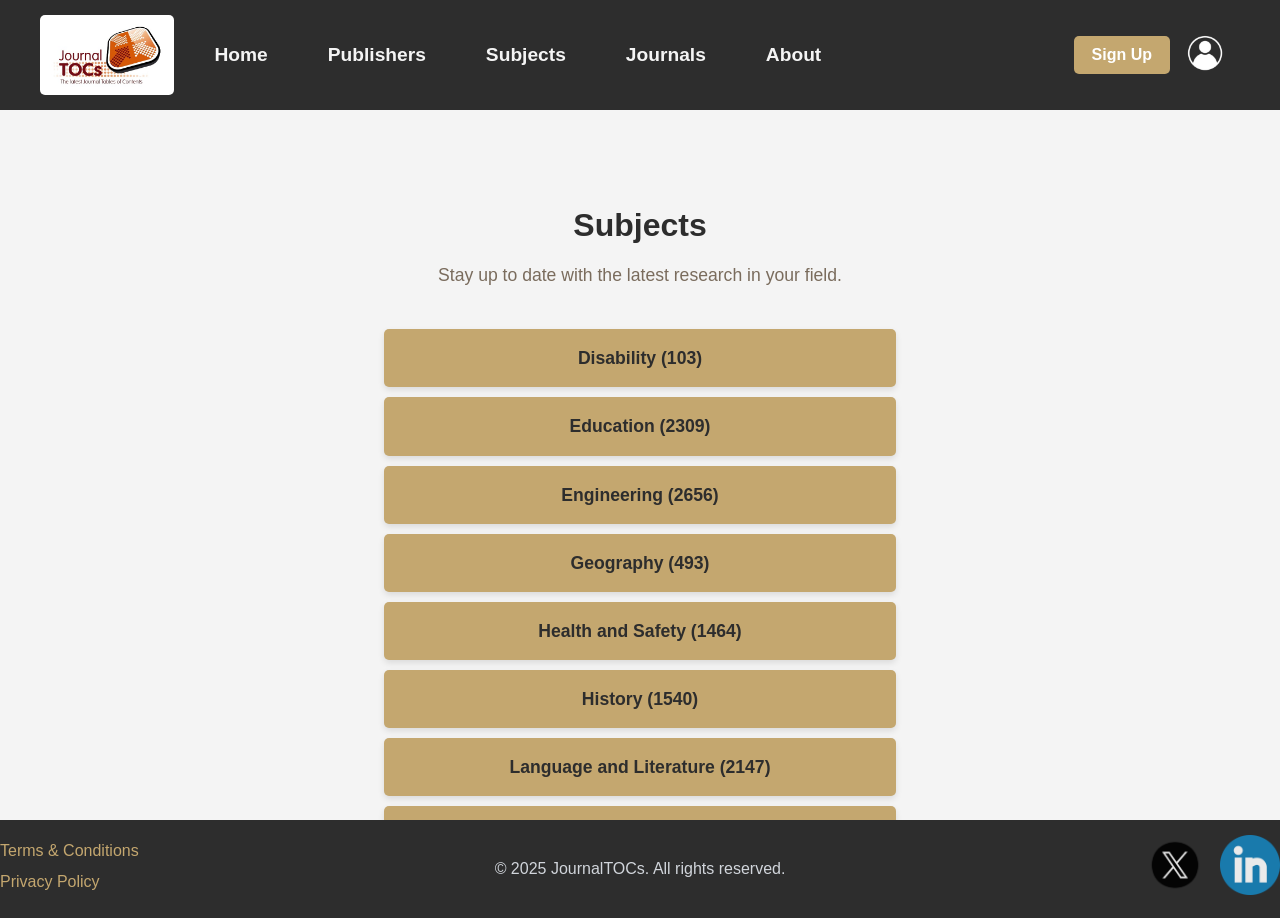
<file: Subjects_p2.html>
<!DOCTYPE html>
<html lang="en">
<head>
<meta charset="UTF-8" />
<title>Subjects</title>

<script src="script.js" defer></script>
<link rel="stylesheet" href="style.css">
<link rel="shortcut icon" href="images/favicon.ico" type="image/x-icon" />

<!--START OF INTERNAL CSS-->
<style>
  /* ====== Global Styles ====== */
* {
    margin: 0;
    padding: 0;
    box-sizing: border-box;
    font-family: 'Poppins', sans-serif;
}

html, body {
    height: 100%;
    margin: 0;
    padding: 0;
    display: flex;
    flex-direction: column;
}

body {
    background-color: #F4F4F4; 
    color: #333333; 
    line-height: 1.6;
    height: 100vh;
    display: flex;
    flex-direction: column;
}

/* ====== Header (Navigation) ====== */
header {
    background-color: #2D2D2D; 
    padding: 15px 40px;
    display: flex;
    justify-content: space-between;
    color: white;
    position: fixed;
    width: 100%;
    top: 0;
    z-index: 1000;
}

.container {
    display: flex;
    align-items: center;
    height: 100%;
}

main {
        max-width: 800px;
        margin: 100px auto ;
        text-align: center;
        padding-top: 0px;
        padding-bottom: 150px;
    }


    main h1 {
    font-size: 2.5rem; 
    font-weight: bold;
    margin-bottom: 20px;
}

.logo {
    height: 80px;
    width: auto;
    object-fit: contain;
    background-color: white;
    padding: 3px;
    border-radius: 5px;
}

nav {
    margin-left: 20px;
}

nav ul {
    list-style: none;
    display: flex;
    gap: 20px;
    margin: 0;
    padding: 0;
}

nav ul li {
    margin: 0 20px;
}

nav ul li a {
    text-decoration: none;
    color: #F4F4F4;
    font-size: 1.2rem;
    font-weight: bold;
    transition: color 0.3s ease;
}

nav ul li a:hover {
    color: #C4A76F; }

/* ====== Main Content (Scrollable) ====== */
.content {
    flex: 1;
    overflow-y: auto;
    padding-top: 100px;
    padding-bottom: 80px;
    min-height: calc(100vh - 80px);
}

/* ====== Subjects Section ====== */
.subjects {
    text-align: center;
    margin: 40px auto;
    width: 80%;
}

.subjects h1, .subjects h2 {
    color: #2D2D2D; 
    font-size: 2rem;
    margin-bottom: 10px;
}

.subjects p {
    font-size: 1.1rem;
    color: #7a6c5d;
}

/* ====== Subjects List ====== */
.subjects ul {
    list-style: none;
    padding: 0;
    margin: 20px auto;
    width: 80%;
}

.subjects ul li {
    background-color: #C4A76F; 
    padding: 15px;
    margin: 10px 0;
    border-radius: 5px;
    box-shadow: 0 3px 6px rgba(0, 0, 0, 0.1);
    transition: transform 0.2s ease-in-out;
}

.subjects ul li:hover {
    transform: translateY(-3px);
}

.subjects ul li a {
    text-decoration: none;
    font-size: 1.1rem;
    color: #2D2D2D;
    font-weight: bold;
}

.subjects ul li a:hover {
    color: white;
    text-decoration: underline;
}

/* ====== Pagination Navigation ====== */
.pages {
    text-align: center;
    margin: 20px 0;
}

.pages a {
    text-decoration: none;
    padding: 10px 15px;
    margin: 5px;
    color: white;
    background-color: #2D2D2D; 
    border-radius: 5px;
    display: inline-block;
    font-weight: bold;
}

.pages a:hover {
    background-color: #C4A76F; 
}

/* ====== Authentication Buttons ====== */
.auth-buttons {
            display: flex;
            align-items: center;
            gap: 20px;
            margin-left: auto;
        }

        .signup-btn {
            padding: 10px 18px;
            font-size: 1rem;
            border-radius: 5px;
            text-decoration: none;
            font-weight: bold;
            transition: background 0.3s ease;
            display: flex;
            align-items: center;
            justify-content: center;
            background-color: #C4A76F; 
            color: white; 
            border: none;
            cursor: pointer;  
        }

        .signup-btn:hover {
            background-color: #7A6C5D; 
        }


/* Profile Icon */
.profile-icon img {
    width: 40px !important;
    height: 40px !important;
    object-fit: cover !important;
    max-height: 100% !important;
    margin: 15px !important;
    padding: 0 !important;
}
/* ====== Footer (Same as Homepage) ====== */
footer {
    background-color: #2D2D2D;
    color: #D1D5DB;
    padding: 15px 0;
    width: 100%;
    position: relative;
    bottom: 0;
    left: 0;
    font-size: 1rem;
    display: flex;
    justify-content: space-between;
    align-items: center;
}

/* Footer container layout */
.footer-container {
    display: flex;
    justify-content: space-between;
    align-items: center;
    max-width: 1300px;
    margin: 0 auto;
    width: 100%;
}

/* Left-aligned Terms & Privacy */
.footer-left {
    text-align: left;
    display: flex;
    flex-direction: column;
}

.footer-left a {
    color: #C4A76F;
    text-decoration: none;
    font-size: 1rem;
    margin-bottom: 5px;
}

.footer-left a:hover {
    text-decoration: underline;
}

/* Centered Copyright */
.footer-center {
    text-align: center;
    flex-grow: 1;
    font-size: 1rem;
    position: absolute;
    left: 50%;
    transform: translateX(-50%);
}

/* Right-aligned Social Media Icons */
.footer-right {
    margin-left: auto;
    display: flex;
    justify-content: flex-end;
    align-items: center;
    gap: 15px;
}

/* Social Media Icons */
.footer-right a img {
    width: 60px;
    height: 60px;
    opacity: 0.9;
    transition: opacity 0.3s ease;
}

.footer-right a img:hover {
    opacity: 1;
}

/* ====== Responsive Design for Smaller Screens ====== */
@media (max-width: 768px) {
    .footer-container {
        flex-direction: column;
        text-align: center;
    }

    .footer-left {
        align-items: center;
    }

    .footer-left a {
        margin-bottom: 3px;
    }

    .footer-center {
        order: -1;
        position: static;
        transform: none;
        padding-bottom: 10px;
    }

    .footer-right {
        padding-top: 10px;
        justify-content: center;
        margin-left: 0;
    }
}
</style>
<!--END OF INTERNAL CSS-->

</head>

<body>

    <header>    
        <div class="nav-container">
            <img src="images/logo.png" alt="JournalTOCs Logo">
            <nav> 
                <ul class="nav-links">
                    <li><a href="index.html">Home</a></li>
                    <li><a href="Publishers_p1.html">Publishers</a></li>
                    <li><a href="Subjects_p1.html">Subjects</a></li>
                    <li><a href="Journals_p1.html">Journals</a></li>
                    <li><a href="about.html">About</a></li>
                </ul>
                <div class="hamburger" onclick="toggleNav()">
                    <div class="line"></div>
                    <div class="line"></div>
                    <div class="line"></div>
                </div>
            </nav>
        </div>
        <div class="auth-buttons">
            <button class="signup-btn" onclick="window.location.href='signup.html'">Sign Up</button>
        </div>
        <div class="profile-icon">
            <img src="images/profile-icon.png" alt="Profile" onclick="window.location.href='login.html'" style="cursor:pointer;">
        </div>
    </header>
  
  <div class="content">

  <main>
    <section class="subjects">
      <h1>Subjects</h1>
      <p>Stay up to date with the latest research in your field.</p>
    </section>
    
    <section class="subjects">
      <ul>
        <li><a href="#">Disability (103)</a></li>
        <li><a href="#">Education (2309)</a></li>
        <li><a href="#">Engineering (2656)</a></li>
        <li><a href="#">Geography (493)</a></li>
        <li><a href="#">Health and Safety (1464)</a></li>
        <li><a href="#">History (1540)</a></li>
        <li><a href="#">Language and Literature (2147)</a></li>
        <li><a href="#">Law (1397)</a></li>
        <li><a href="#">Mathmatics (1013)</a></li>
        <li><a href="#">etc....</a></li>
        <br>
      </ul>
    
    <nav class="pages">
      <a href="Subjects_p1.html">Page 1</a> 
      <a href="Subjects_p2.html">Page 2</a> 
      <a href="#">Page 3...</a>
    </nav>

  </section>
    <section class="top subjects">
      <h2>Top Subjects</h2>
      <p>Check out some of our most popular categories:</p>
      <ul>
        <li><a href="#">Computer Science</a></li>
        <li><a href="#">Business and Economics</a></li>
        <li><a href="#">Biology</a></li>
        <li><a href="#">Engineering</a></li>
        <li><a href="#">Education</a></li>
      </ul>
    </section>
  </main>

</div>

<footer>
  <div class="footer-container">
      <div class="footer-left">
          <a href="#">Terms & Conditions</a>
          <a href="#">Privacy Policy</a>
      </div>
     
      <div class="footer-right">
          <a href="#"><img src="images/twitter-icon.jpeg" alt="Twitter"></a> 
          <a href="#"><img src="images/linkedin-icon.png" alt="LinkedIn"></a> 
      </div>

      <div class="footer-center">
          <p>© 2025 JournalTOCs. All rights reserved.</p>
      </div>
  </div>
</footer>
</body>
</html>
</file>
<file: style.css>
/* ====== Global Styles ====== */
* {
    margin: 0;
    padding: 0;
    box-sizing: border-box;
    font-family: 'Poppins', sans-serif;
}

body {
    background-color: #F4F4F4;
    color: #333333;
    line-height: 1.6;
    height: 100vh;
    display: flex;
    flex-direction: column;
    overflow: visible;
}

/* ====== Header ====== */
header {
    background-color: #2D2D2D;
    padding: 15px 40px;
    display: flex;
    justify-content: space-between;
    align-items: center;
    color: white;
    position: fixed;
    width: 100%;
    top: 0;
    z-index: 1000;
    overflow: visible;
}

.nav-container {
    display: flex;
    align-items: center;
    flex-grow: 1;
}

.nav-container img {
    height: 80px;
    width: auto;
    object-fit: contain;
    background-color: white;
    padding: 5px;
    border-radius: 5px;
}

nav {
    margin-left: 20px;
}

nav ul {
    list-style: none;
    display: flex;
    gap: 20px;
    margin: 0;
    padding: 0;
}

nav ul li {
    margin: 0 20px;
}

nav ul li a {
    text-decoration: none;
    color: #F4F4F4;
    font-size: 1.2rem;
    font-weight: bold;
    transition: color 0.3s ease;
}

nav ul li a:hover {
    color: #C4A76F;
}

.hamburger {
    display: none;
    flex-direction: column;
    cursor: pointer;
}

.hamburger .line {
    width: 25px;
    height: 3px;
    background-color: white;
    margin: 4px 0;
}

/* ====== Authentication Buttons ====== */
.auth-buttons {
    display: flex;
    align-items: center;
    gap: 20px;
    margin-left: auto;
}

.signup-btn {
    padding: 10px 18px;
    font-size: 1rem;
    border-radius: 5px;
    text-decoration: none;
    font-weight: bold;
    transition: background 0.3s ease;
    display: flex;
    align-items: center;
    justify-content: center;
    background-color: #C4A76F;
    color: white;
    border: none;
    cursor: pointer;
}

.signup-btn:hover {
    background-color: #7A6C5D;
}

/* Profile Icon */
.profile-icon img {
    width: 40px !important;
    height: 40px !important;
    object-fit: cover !important;
    max-height: 100% !important;
    margin: 15px !important;
    padding: 0 !important;
}

/* ====== Main Content (Scrollable) ====== */
.content {
    flex: 1;
    overflow-y: auto;
    padding-top: 100px;
}

/* ====== Hero Section (Full Page) ====== */
.hero {
    background: url('images/libraryimage2.jpg') center/cover no-repeat;
    position: relative;
    color: white;
    text-align: center;
    min-height: 100vh;
    display: flex;
    justify-content: center;
    align-items: center;
    padding: 20px;
    z-index: 1;
    margin-top: 80px;
}

.hero::before {
    content: "";
    position: absolute;
    top: 0;
    left: 0;
    width: 100%;
    height: 100%;
    background: rgba(30, 30, 30, 0.7);
}

.hero-content {
    position: relative;
    max-width: 600px;
    margin: auto;
    text-shadow: 2px 2px 5px rgba(0, 0, 0, 0.7);
    opacity: 0;
    transform: translateY(40px);
    animation: fadeInUp 1.5s ease-in-out forwards;
}

@keyframes fadeInUp {
    from {
        opacity: 0;
        transform: translateY(40px);
    }
    to {
        opacity: 1;
        transform: translateY(0);
    }
}

.hero h1 {
    font-size: 3rem;
    margin-bottom: 10px;
}

.hero p {
    font-size: 1.3rem;
    margin-bottom: 20px;
}

/* ====== Search Box ====== */
.search-box {
    display: flex;
    justify-content: center;
    margin-top: 15px;
}

.search-box input {
    width: 60%;
    padding: 12px;
    border: 1px solid #D1D5DB;
    border-radius: 5px 0 0 5px;
    font-size: 1rem;
}

.search-btn {
    background-color: #C4A76F;
    color: white;
    border: none;
    padding: 12px 20px;
    border-radius: 0 5px 5px 0;
    cursor: pointer;
    transition: background 0.3s ease;
}

.search-btn:hover {
    background-color: #7A6C5D;
}

/* ====== Footer (Full Width & Structured Layout) ====== */
footer {
    background-color: #2D2D2D;
    color: #D1D5DB;
    padding: 15px 0;
    width: 100%;
    position: relative;
    bottom: 0;
    left: 0;
    font-size: 1rem;
    display: flex;
    justify-content: space-between;
    align-items: center;
    z-index: 1010;  

}

/* Footer container layout */
.footer-container {
    display: flex;
    justify-content: space-between;
    align-items: center;
    max-width: 1300px;
    margin: 0 auto;
    width: 100%;
}

/* Left-aligned Terms & Privacy */
.footer-left {
    text-align: left;
    display: flex;
    flex-direction: column;
}

/* Terms and Privacy Policy */
.footer-left a {
    color: #C4A76F;
    text-decoration: none;
    font-size: 1rem;
    margin-bottom: 5px;
}

.footer-left a:hover {
    text-decoration: underline;
}

/* Centered Copyright */
.footer-center {
    text-align: center;
    flex-grow: 1;
    font-size: 1.0rem;
    position: absolute;
    left: 50%;
    transform: translateX(-50%);
}

/* Right-aligned Social Media Icons */
.footer-right {
    margin-left: auto;
    display: flex;
    justify-content: flex-end;
    align-items: center;
    gap: 15px;
}

/* Bigger Social Media Icons */
.footer-right a img {
    width: 60px;
    height: 60px;
    opacity: 0.9;
    transition: opacity 0.3s ease;
}

.footer-right a img:hover {
    opacity: 1;
}

/* Responsive Design for Smaller Screens */
@media (max-width: 768px) {
    .nav-links {
        display: none;
        flex-direction: column;
        width: 100%;
        background-color: #2D2D2D;
        position: absolute;
        top: 100px;
        left: 0;
        z-index: 1001; 
    }

    .nav-links.active {
        display: flex;
    }

    .hamburger {
        display: flex;
        z-index: 1002;
    }

    .footer-container {
        flex-direction: column;
        text-align: center;
    }

    .footer-left {
        align-items: center;
    }

    .footer-left a {
        margin-bottom: 3px;
    }

    .footer-center {
        order: -1;
        position: static;
        transform: none;
        padding-bottom: 10px;
    }

    .footer-right {
        padding-top: 10px;
        justify-content: center;
        margin-left: 0;
    }
}
</file>
